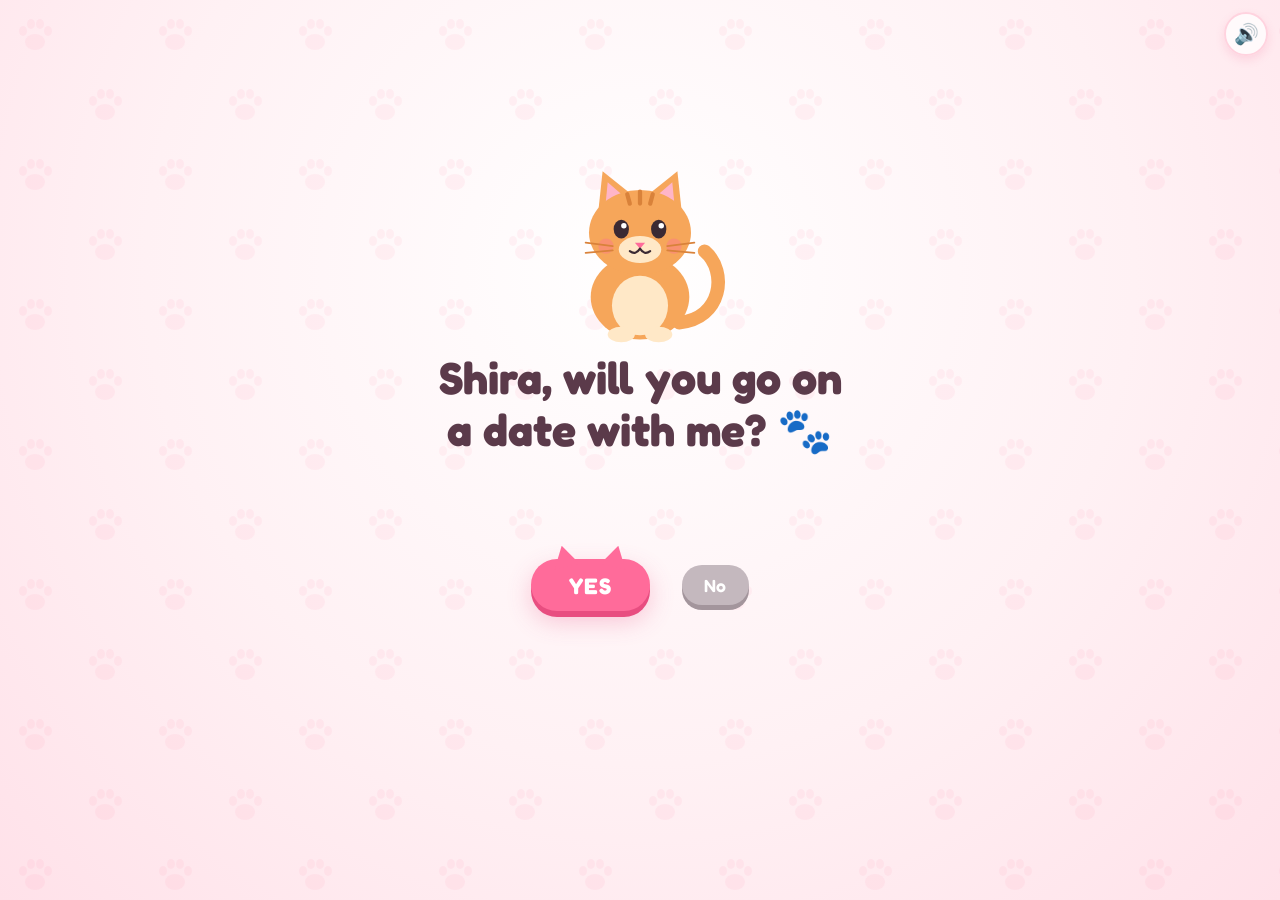
<file: index.html>
<!doctype html>
<html lang="en">
<head>
  <meta charset="utf-8">
  <meta name="viewport" content="width=device-width, initial-scale=1">
  <meta name="robots" content="noindex, nofollow">
  <title>A question 🐾</title>
  <link rel="icon" href="data:image/svg+xml,<svg xmlns='http://www.w3.org/2000/svg' viewBox='0 0 100 100'><text y='.9em' font-size='90'>🐱</text></svg>">
  <link rel="preconnect" href="https://fonts.googleapis.com">
  <link rel="preconnect" href="https://fonts.gstatic.com" crossorigin>
  <link rel="stylesheet" href="https://fonts.googleapis.com/css2?family=Fredoka:wght@400;500;600;700&display=swap">
  <link rel="stylesheet" href="styles.css">
</head>
<body data-screen="question">
  <main id="app">
    <section id="screen-question" class="screen">
      <div id="mochi" class="mochi-spot"></div>
      <h1 id="question-title"></h1>
      <p id="yay-sub" class="sub" hidden></p>
      <div class="buttons">
        <button id="yes-btn" class="yes-btn" type="button"></button>
        <button id="no-btn" class="no-btn" type="button"></button>
      </div>
      <p id="caption" class="caption" aria-live="polite"></p>
    </section>

    <section id="screen-dates" class="screen" hidden>
      <h2 id="dates-title"></h2>
      <div id="date-cards" class="date-cards"></div>
    </section>

    <section id="screen-days" class="screen" hidden>
      <h2 id="days-title"></h2>
      <div id="day-cards" class="day-cards"></div>
    </section>

    <section id="screen-ticket" class="screen" hidden>
      <div id="ticket"></div>
      <p id="ticket-note" class="sub ticket-note"></p>
      <button id="change-pick" class="link-btn" type="button"></button>
    </section>
  </main>

  <div id="stage"></div>
  <div id="rain"></div>
  <button id="sound-btn" class="sound-btn" type="button" aria-label="Sound"></button>

  <script src="js/config.js"></script>
  <script src="js/cats.js"></script>
  <script src="js/geometry.js"></script>
  <script src="js/fx.js"></script>
  <script src="js/sfx.js"></script>
  <script src="js/escalation.js"></script>
  <script src="js/notify.js"></script>
  <script src="js/visitor.js"></script>
  <script src="js/no-button.js"></script>
  <script src="js/celebration.js"></script>
  <script src="js/date-picker.js"></script>
  <script src="js/main.js"></script>
</body>
</html>
</file>
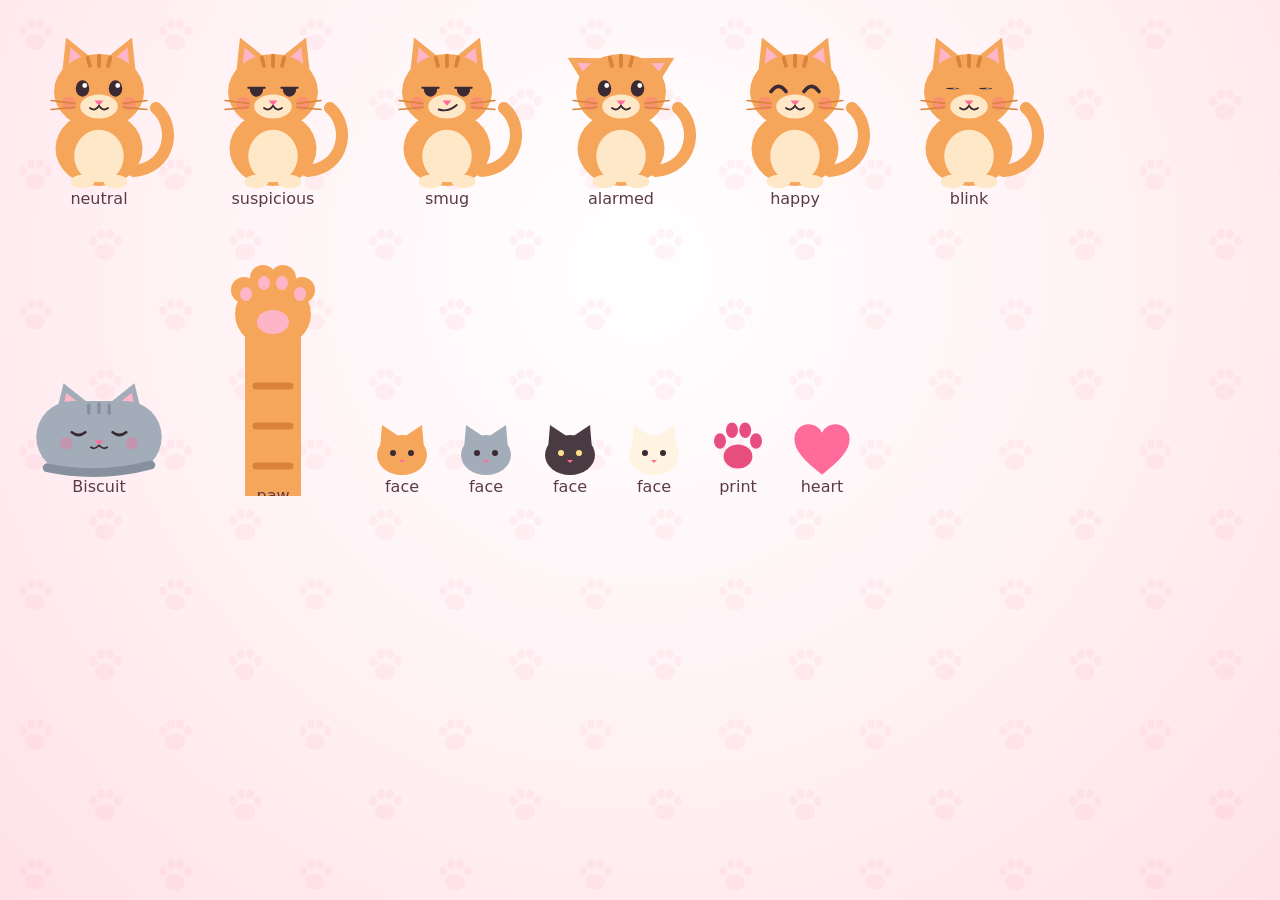
<file: tests/gallery.html>
<!doctype html>
<html lang="en">
<head>
  <meta charset="utf-8">
  <title>Cat gallery</title>
  <link rel="stylesheet" href="../styles.css">
  <style>
    .row { display: flex; flex-wrap: wrap; gap: 24px; padding: 24px; align-items: flex-end; }
    .cell { width: 150px; text-align: center; font-family: var(--font); }
    .cell svg { display: block; width: 100%; height: auto; }
    .paw-cell { height: 240px; overflow: hidden; }
    .paw-cell svg { width: 90px; overflow: visible; margin: 10px auto 0; }
    .small { width: 60px; }
  </style>
</head>
<body>
  <div class="row" id="moods"></div>
  <div class="row" id="others"></div>
  <script src="../js/cats.js"></script>
  <script>
    const add = (rowId, markup, label, cls = "cell") => {
      const cell = document.createElement("div");
      cell.className = cls;
      cell.innerHTML = `${markup}<div>${label}</div>`;
      document.getElementById(rowId).appendChild(cell);
      return cell.querySelector("svg");
    };
    ["", "suspicious", "smug", "alarmed", "happy"].forEach((mood) => {
      add("moods", App.cats.mochi(), mood || "neutral").dataset.mood = mood;
    });
    add("moods", App.cats.mochi(), "blink").classList.add("blink");
    add("others", App.cats.biscuit(), "Biscuit");
    add("others", App.cats.paw(), "paw", "cell paw-cell");
    App.cats.FUR.forEach(([fur, eye]) => add("others", App.cats.catFace(fur, eye), "face", "cell small"));
    add("others", App.cats.pawPrint("#e84d80"), "print", "cell small");
    add("others", App.cats.heart("#ff6b9a"), "heart", "cell small");
  </script>
</body>
</html>
</file>
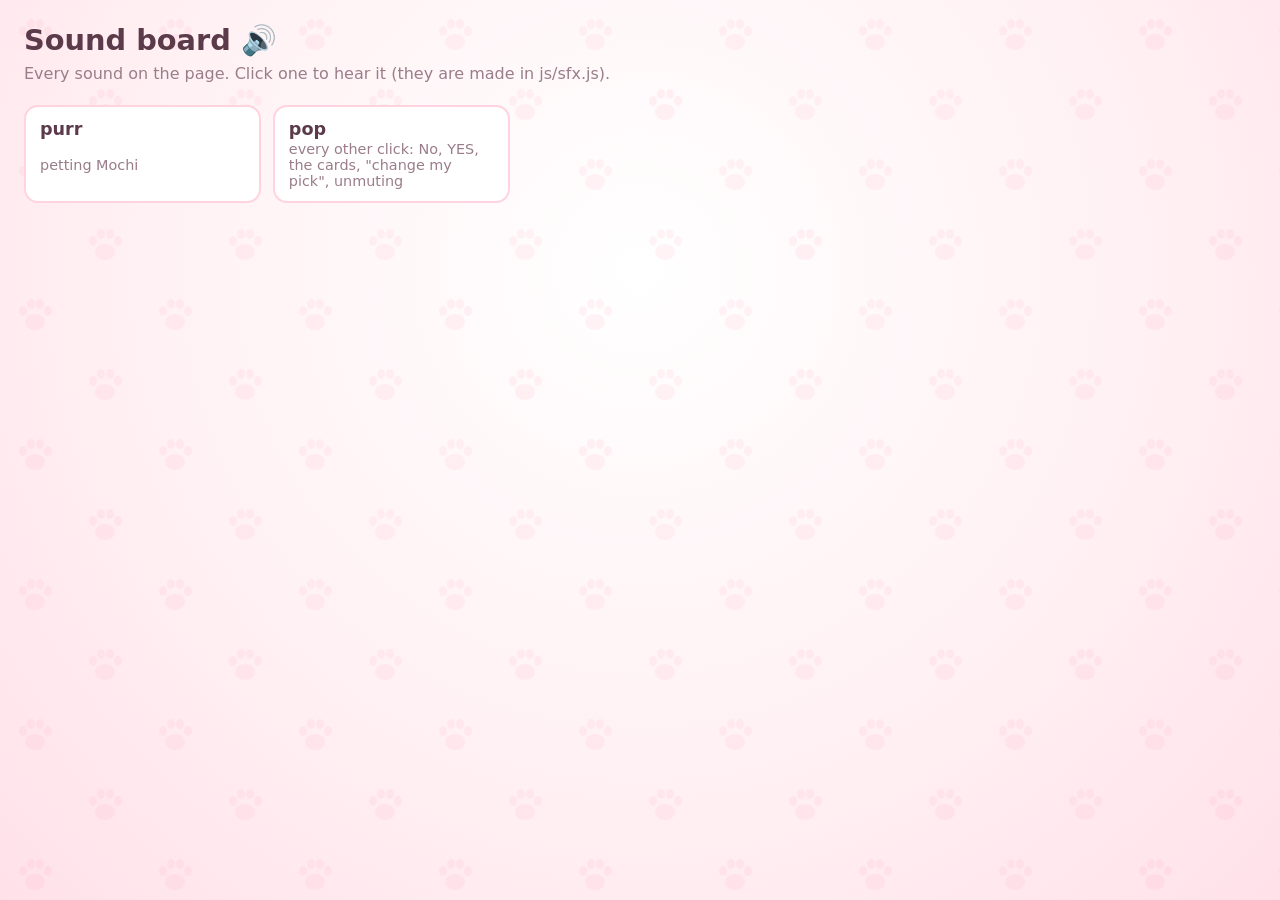
<file: tests/sounds.html>
<!doctype html>
<html lang="en">
<head>
  <meta charset="utf-8">
  <title>Sound board</title>
  <link rel="stylesheet" href="../styles.css">
  <style>
    body { padding: 24px; font-family: var(--font); }
    h1 { max-width: none; margin-bottom: 0.4rem; font-size: 1.8rem; }
    p { margin: 0 0 1.4rem; color: var(--muted); }
    .board { display: grid; grid-template-columns: repeat(auto-fill, minmax(200px, 1fr)); gap: 12px; }
    .board button {
      display: grid; gap: 2px; padding: 12px 14px; text-align: left; color: var(--ink);
      background: #fff; border: 2px solid var(--pink-soft); border-radius: 14px;
    }
    .board button:hover { border-color: var(--pink); }
    .board b { font-size: 1.1rem; }
    .board span { font-size: 0.9rem; color: var(--muted); }
  </style>
</head>
<body>
  <h1>Sound board 🔊</h1>
  <p>Every sound on the page. Click one to hear it (they are made in js/sfx.js).</p>
  <div class="board" id="board"></div>
  <script src="../js/sfx.js"></script>
  <script>
    const WHERE = {
      purr: "petting Mochi", pop: "every other click: No, YES, the cards, \"change my pick\", unmuting",
    };
    const sfx = App.createSfx({ storage: null }); // ignores the page's mute button
    const board = document.getElementById("board");
    sfx.names.forEach((name) => {
      const btn = document.createElement("button");
      btn.type = "button";
      btn.innerHTML = "<b></b><span></span>";
      btn.querySelector("b").textContent = name;
      btn.querySelector("span").textContent = WHERE[name] || "";
      btn.addEventListener("click", () => {
        sfx.unlock();
        sfx.play(name);
      });
      board.appendChild(btn);
    });
  </script>
</body>
</html>
</file>
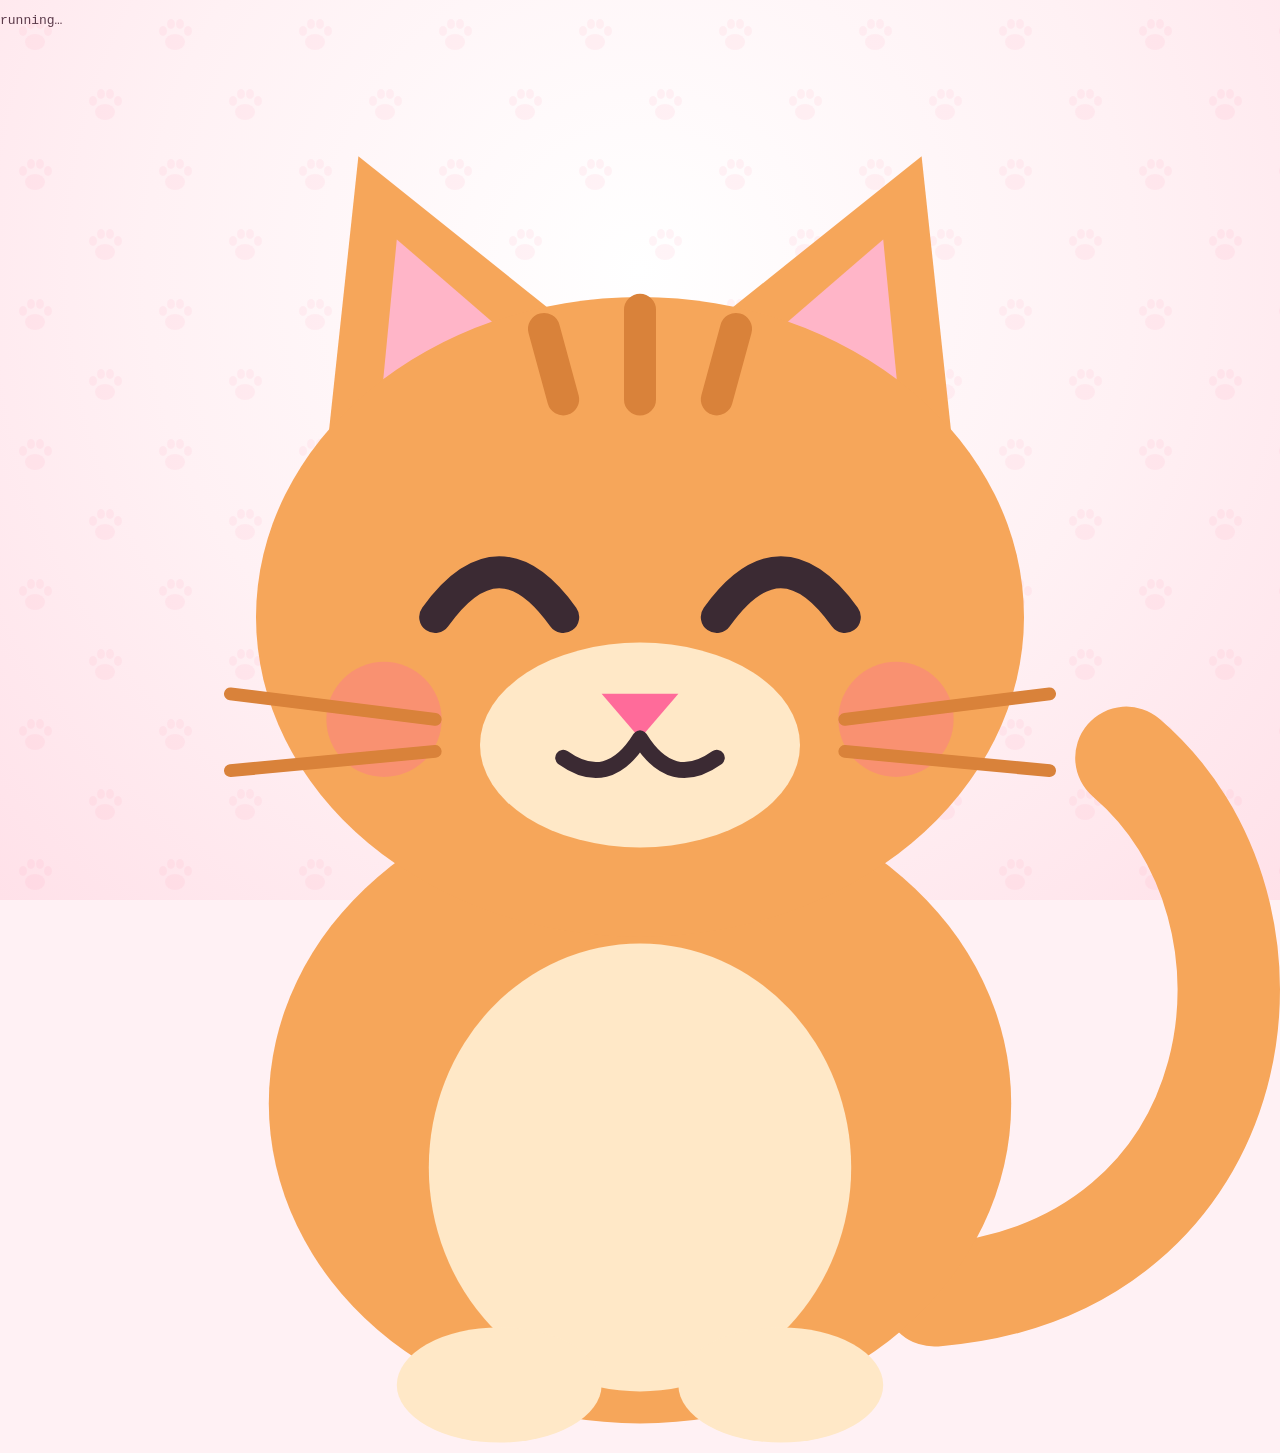
<file: tests/test.html>
<!doctype html>
<html lang="en">
<head>
  <meta charset="utf-8">
  <title>Tests</title>
  <link rel="stylesheet" href="../styles.css">
</head>
<body>
  <pre id="results">running…</pre>
  <script src="harness.js"></script>
  <script src="../js/config.js"></script>
  <script src="../js/cats.js"></script>
  <script src="../js/geometry.js"></script>
  <script src="../js/fx.js"></script>
  <script src="../js/sfx.js"></script>
  <script src="../js/escalation.js"></script>
  <script src="../js/notify.js"></script>
  <script src="../js/visitor.js"></script>
  <script src="../js/no-button.js"></script>
  <script src="../js/celebration.js"></script>
  <script src="../js/date-picker.js"></script>
  <script src="../js/main.js"></script>
  <script src="config.test.js"></script>
  <script src="geometry.test.js"></script>
  <script src="escalation.test.js"></script>
  <script src="notify.test.js"></script>
  <script src="cats.test.js"></script>
  <script src="dates.test.js"></script>
  <script src="main.test.js"></script>
  <script src="no-button.test.js"></script>
  <script src="visitor.test.js"></script>
  <script src="sfx.test.js"></script>
  <script>window.addEventListener("load", runTests);</script>
</body>
</html>
</file>
<file: styles.css>
/* ---------- base ---------- */
:root {
  --bg: #fff1f4;
  --bg-2: #ffe1e9;
  --pink: #ff6b9a;
  --pink-dark: #e84d80;
  --pink-soft: #ffd3df;
  --ink: #5b3a4a;
  --muted: #9a7d8a;
  --grey: #c4b8be;
  --grey-dark: #a3959c;
  --font: "Fredoka", "Trebuchet MS", system-ui, sans-serif;
}

* { box-sizing: border-box; }

html, body { margin: 0; }

body {
  font-family: var(--font);
  color: var(--ink);
  background-color: var(--bg);
  background-image:
    url("data:image/svg+xml,%3Csvg xmlns='http://www.w3.org/2000/svg' width='140' height='140'%3E%3Cg fill='%23ff6b9a' fill-opacity='0.08'%3E%3Cellipse cx='35' cy='42' rx='10' ry='8'/%3E%3Cellipse cx='23' cy='31' rx='4' ry='5'/%3E%3Cellipse cx='31' cy='24' rx='4' ry='5'/%3E%3Cellipse cx='40' cy='24' rx='4' ry='5'/%3E%3Cellipse cx='48' cy='31' rx='4' ry='5'/%3E%3Cellipse cx='105' cy='112' rx='10' ry='8'/%3E%3Cellipse cx='93' cy='101' rx='4' ry='5'/%3E%3Cellipse cx='101' cy='94' rx='4' ry='5'/%3E%3Cellipse cx='110' cy='94' rx='4' ry='5'/%3E%3Cellipse cx='118' cy='101' rx='4' ry='5'/%3E%3C/g%3E%3C/svg%3E"),
    radial-gradient(circle at 50% 30%, #fff 0%, var(--bg) 55%, var(--bg-2) 100%);
  background-attachment: fixed;
  overflow-x: hidden;
}

#app { min-height: 100vh; min-height: 100dvh; display: flex; }

.screen {
  flex: 1;
  display: flex;
  flex-direction: column;
  align-items: center;
  justify-content: center;
  gap: 0.6rem;
  padding: 24px 16px;
  text-align: center;
  animation: screen-in 0.5s ease-out;
}
.screen[hidden] { display: none; }
@keyframes screen-in { from { opacity: 0; } to { opacity: 1; } }

h1, h2 { margin: 0; font-weight: 700; line-height: 1.15; text-wrap: balance; }
h1 { font-size: clamp(1.7rem, 4.5vw, 2.8rem); max-width: 20ch; }
h2 { font-size: clamp(1.4rem, 3.6vw, 2.2rem); max-width: 24ch; margin-bottom: 1rem; }
.sub { margin: 0; font-size: 1.15rem; color: var(--muted); }

.mochi-spot { width: 170px; cursor: pointer; -webkit-tap-highlight-color: transparent; }

/* ---------- buttons ---------- */
button {
  font-family: inherit;
  cursor: pointer;
  touch-action: manipulation;
  -webkit-tap-highlight-color: transparent;
}
button:focus-visible { outline: 3px dashed var(--pink-dark); outline-offset: 4px; }

.buttons {
  display: flex;
  align-items: center;
  justify-content: center;
  gap: 2rem;
  width: 100%;
  min-height: 240px; /* room for YES at 2.6x, ears included */
}

.yes-btn {
  position: relative;
  z-index: 1;
  font-size: 1.4rem;
  font-weight: 700;
  letter-spacing: 0.04em;
  padding: 0.55em 1.7em;
  color: #fff;
  background: var(--pink);
  border: none;
  border-radius: 999px;
  box-shadow: 0 6px 0 var(--pink-dark), 0 10px 24px rgba(232, 77, 128, 0.3);
  scale: var(--yes-scale, 1);
  transition: scale 0.55s cubic-bezier(0.34, 1.56, 0.64, 1), filter 0.2s;
}
.yes-btn:hover { filter: brightness(1.06); }
.yes-btn:active { translate: 0 3px; box-shadow: 0 3px 0 var(--pink-dark); }
.yes-btn::before,
.yes-btn::after { /* cat ears */
  content: "";
  position: absolute;
  top: -14px;
  width: 26px;
  height: 22px;
  background: var(--pink);
  clip-path: polygon(50% 0, 100% 100%, 0 100%);
  transform-origin: 50% 100%;
}
.yes-btn::before { left: 20%; rotate: -14deg; }
.yes-btn::after { right: 20%; rotate: 14deg; }

.no-btn {
  font-size: calc(1.1rem * var(--no-size, 1));
  font-weight: 600;
  padding: 0.55em 1.3em;
  color: #fff;
  background: var(--grey);
  border: none;
  border-radius: 999px;
  box-shadow: 0 5px 0 var(--grey-dark);
  white-space: nowrap;
}

.caption {
  min-height: 1.6em;
  margin: 0;
  font-size: 1.15rem;
  font-weight: 500;
  color: var(--pink-dark);
}
.caption.show { animation: caption-in 0.4s cubic-bezier(0.34, 1.56, 0.64, 1); }
@keyframes caption-in { from { opacity: 0; transform: translateY(8px) scale(0.9); } }

@media (max-width: 600px) {
  .mochi-spot { width: 130px; }
  .buttons { gap: 1.2rem; min-height: 220px; }
}

/* ---------- cats ---------- */
.mochi-spot svg { display: block; width: 100%; height: auto; overflow: visible; }

.cat .ear,
.cat .tail,
.cat .eyes-open { transform-box: fill-box; }

.cat .ear { transform-origin: 50% 100%; transition: transform 0.2s ease; }
.cat[data-mood="alarmed"] .ear-l { transform: rotate(-38deg) translateY(6px); }
.cat[data-mood="alarmed"] .ear-r { transform: rotate(38deg) translateY(6px); }

.cat .eyes-open { transform-origin: 50% 50%; transition: transform 0.07s; }
.cat.blink .eyes-open { transform: scaleY(0.1); }

.cat .tail { transform-origin: 0% 100%; animation: swish 2.6s ease-in-out infinite alternate; }
.cat.tail-fast .tail { animation-duration: 0.8s; }
@keyframes swish { from { transform: rotate(-10deg); } to { transform: rotate(12deg); } }

.cat .lids,
.cat .eyes-happy,
.cat .mouth-smug { display: none; }
.cat[data-mood="suspicious"] .lids,
.cat[data-mood="smug"] .lids { display: inline; }
.cat[data-mood="smug"] .mouth { display: none; }
.cat[data-mood="smug"] .mouth-smug { display: inline; }
.cat[data-mood="happy"] .eyes-open { display: none; }
.cat[data-mood="happy"] .eyes-happy { display: inline; }

/* ---------- stage and effects ---------- */
#stage,
#rain { position: fixed; inset: 0; pointer-events: none; overflow: hidden; }
#stage { z-index: 10; }
#rain { z-index: 20; }
#stage > * { position: absolute; }
body:not([data-screen="question"]) #stage { display: none; }

.no-btn.loose { position: absolute; z-index: 2; margin: 0; pointer-events: auto; }
.no-btn.carried { z-index: 3; pointer-events: none; }

.paw-wrap { width: 90px; height: 220px; z-index: 4; transform-origin: 45px 0; }
.paw-wrap svg {
  display: block;
  width: 90px;
  height: 220px;
  overflow: visible;
  filter: drop-shadow(0 4px 6px rgba(91, 58, 74, 0.25));
}
.paw-wrap.peeking svg { transform-origin: 45px 0; animation: paw-wiggle 0.45s ease-in-out infinite alternate; }
@keyframes paw-wiggle { from { transform: rotate(-9deg); } to { transform: rotate(9deg); } }

.bubble {
  z-index: 5;
  translate: -50% -100%;
  padding: 0.35em 0.8em;
  border-radius: 16px;
  background: #fff;
  color: var(--ink);
  font-size: 1.1rem;
  font-weight: 600;
  white-space: nowrap;
  box-shadow: 0 4px 14px rgba(91, 58, 74, 0.18);
  animation: bubble-in 0.3s cubic-bezier(0.34, 1.56, 0.64, 1);
}
.bubble::after {
  content: "";
  position: absolute;
  left: 22%;
  bottom: -9px;
  border: 10px solid transparent;
  border-top-color: #fff;
  border-bottom: 0;
}
@keyframes bubble-in { from { transform: scale(0); opacity: 0; } }

.burst {
  z-index: 5;
  translate: -50% -50%;
  rotate: -8deg;
  padding: 0.2em 0.55em;
  font-size: 1.5rem;
  font-weight: 700;
  color: var(--pink-dark);
  background: #fff6a8;
  border: 3px solid var(--pink-dark);
  border-radius: 12px;
  white-space: nowrap;
  animation: burst 0.75s ease-out forwards;
}
@keyframes burst {
  0% { transform: scale(0.3); opacity: 0; }
  25% { transform: scale(1.15); opacity: 1; }
  70% { transform: scale(1); opacity: 1; }
  100% { transform: scale(1) translateY(-14px); opacity: 0; }
}

.trail-print { width: 18px; z-index: 1; translate: -50% -50%; animation: fade-out 1s ease-in forwards; }
.float-heart { width: 26px; z-index: 5; translate: -50% -50%; animation: float-up 1.4s ease-out forwards; }
.trail-print svg,
.float-heart svg { display: block; width: 100%; height: auto; }
@keyframes fade-out { from { opacity: 0.9; } to { opacity: 0; } }
@keyframes float-up {
  from { opacity: 1; transform: translateY(0) scale(0.6); }
  to { opacity: 0; transform: translateY(-90px) scale(1.1); }
}

/* ---------- Biscuit, walker, bitten ---------- */
.biscuit-wrap { z-index: 3; transform-origin: 50% 100%; }
.biscuit-wrap svg,
.walker svg { display: block; width: 100%; height: auto; overflow: visible; }
.biscuit-wrap svg { filter: drop-shadow(0 6px 8px rgba(91, 58, 74, 0.2)); }

.zzz { position: absolute; right: 10%; top: -4px; display: none; font-weight: 700; color: var(--muted); }
.biscuit-wrap.sleeping .zzz { display: block; }
.zzz span { position: absolute; opacity: 0; animation: zzz 2.4s ease-out infinite; }
.zzz span:nth-child(2) { animation-delay: 0.8s; font-size: 1.2em; }
.zzz span:nth-child(3) { animation-delay: 1.6s; font-size: 1.4em; }
@keyframes zzz {
  0% { opacity: 0; transform: translate(0, 0); }
  30% { opacity: 1; }
  100% { opacity: 0; transform: translate(18px, -40px); }
}

.walker { z-index: 3; }
.walker-body { position: relative; animation: trot 0.28s ease-in-out infinite alternate; }
@keyframes trot {
  from { transform: translateY(0) rotate(-3deg); }
  to { transform: translateY(-7px) rotate(3deg); }
}

.no-btn.bitten {
  background: var(--pink);
  box-shadow: none;
  mask:
    radial-gradient(circle 12px at calc(100% - 2px) 2px, #0000 95%, #000 100%),
    radial-gradient(circle 9px at calc(100% - 24px) -3px, #0000 95%, #000 100%),
    radial-gradient(circle 8px at 14px calc(100% + 2px), #0000 95%, #000 100%);
  mask-composite: intersect;
}

.yes-btn.ears-wiggle::before { animation: ear-wiggle-l 0.5s ease-in-out infinite alternate; }
.yes-btn.ears-wiggle::after { animation: ear-wiggle-r 0.5s ease-in-out infinite alternate; }
@keyframes ear-wiggle-l { to { rotate: -30deg; } }
@keyframes ear-wiggle-r { to { rotate: 30deg; } }

/* ---------- sound toggle ---------- */
.sound-btn {
  position: fixed;
  top: 12px;
  right: 12px;
  z-index: 30;
  width: 44px;
  height: 44px;
  padding: 0;
  font-size: 1.25rem;
  line-height: 1;
  background: rgba(255, 255, 255, 0.75);
  border: 2px solid var(--pink-soft);
  border-radius: 50%;
  box-shadow: 0 4px 10px rgba(232, 77, 128, 0.15);
  transition: background 0.2s, transform 0.2s;
}
.sound-btn:hover { background: #fff; transform: scale(1.08); }

/* ---------- celebration ---------- */
.yes-btn.pop-away,
.no-btn.pop-away { animation: pop-away 0.4s ease-in forwards; pointer-events: none; }
@keyframes pop-away {
  40% { transform: scale(1.25); opacity: 1; }
  100% { transform: scale(0); opacity: 0; }
}

.hop { animation: hop 0.5s ease-in-out infinite alternate; }
@keyframes hop { from { transform: translateY(0); } to { transform: translateY(-18px); } }

.rain-item { position: absolute; top: -70px; animation: rain var(--dur) var(--delay) linear both; }
.rain-item svg { display: block; width: 100%; height: auto; }
@keyframes rain {
  from { transform: translateY(0) rotate(0deg); }
  to { transform: translateY(calc(100vh + 140px)) rotate(var(--spin)); }
}

/* ---------- date picker ---------- */
.date-cards {
  display: flex;
  flex-wrap: wrap;
  justify-content: center;
  gap: 1.6rem 1.2rem;
  width: min(1180px, 100%);
}
.date-card {
  flex: 1 1 190px;
  max-width: 220px;
  position: relative;
  display: flex;
  flex-direction: column;
  align-items: center;
  gap: 0.35rem;
  padding: 1.4rem 1rem 1.2rem;
  color: var(--ink);
  background: #fff;
  border: 3px solid var(--pink-soft);
  border-radius: 22px;
  box-shadow: 0 8px 20px rgba(232, 77, 128, 0.12);
  transition: transform 0.2s ease, box-shadow 0.2s ease, border-color 0.2s;
}
.date-card:hover { transform: rotate(-2deg) translateY(-4px); box-shadow: 0 14px 26px rgba(232, 77, 128, 0.2); }
.date-card:nth-child(even):hover { transform: rotate(2deg) translateY(-4px); }
.card-ears::before,
.card-ears::after {
  content: "";
  position: absolute;
  top: -21px;
  width: 30px;
  height: 24px;
  background: var(--pink-soft);
  clip-path: polygon(50% 0, 100% 100%, 0 100%);
  transform-origin: 50% 100%;
  transform: scaleY(0);
  transition: transform 0.2s cubic-bezier(0.34, 1.56, 0.64, 1);
}
.card-ears::before { left: 22%; }
.card-ears::after { right: 22%; }
.date-card:hover .card-ears::before,
.date-card:hover .card-ears::after { transform: scaleY(1); }
.card-emoji { font-size: 2.4rem; }
.card-title { font-size: 1.25rem; font-weight: 700; }
.card-blurb { font-size: 0.95rem; color: var(--muted); }
.card-stamp { position: absolute; right: 10px; bottom: 8px; width: 46px; opacity: 0; transform: scale(2.2) rotate(-20deg); }
.card-stamp svg { display: block; width: 100%; }
.date-card.stamped { border-color: var(--pink); }
.date-card.stamped .card-stamp { animation: stamp 0.35s ease-in forwards; }
@keyframes stamp { to { opacity: 0.9; transform: scale(1) rotate(-12deg); } }

/* ---------- ticket ---------- */
#ticket { width: min(440px, 100%); filter: drop-shadow(0 12px 22px rgba(232, 77, 128, 0.22)); }
.ticket {
  position: relative;
  display: grid;
  gap: 0.55rem;
  padding: 1.6rem 2rem 1.4rem;
  text-align: left;
  background: #fff;
  border: 3px dashed var(--pink);
  border-radius: 18px;
  mask:
    radial-gradient(circle 14px at 0 50%, #0000 98%, #000 100%),
    radial-gradient(circle 14px at 100% 50%, #0000 98%, #000 100%);
  mask-composite: intersect;
  animation: ticket-in 0.6s cubic-bezier(0.34, 1.56, 0.64, 1);
}
@keyframes ticket-in { from { transform: translateY(30px) scale(0.9); opacity: 0; } }
.ticket-head {
  display: flex;
  flex-wrap: wrap;
  justify-content: space-between;
  gap: 0.4rem;
  font-weight: 700;
  letter-spacing: 0.06em;
  color: var(--pink-dark);
}
.ticket-admit { font-weight: 500; letter-spacing: 0; color: var(--muted); }
.ticket-names { font-size: 1.9rem; font-weight: 700; }
.ticket-plan { font-size: 1.2rem; }
.ticket-approved { color: var(--muted); }
.ticket-stamp { position: absolute; right: 26px; bottom: 16px; width: 64px; rotate: -14deg; opacity: 0.85; animation: stamp-in 0.4s 0.5s ease-in both; }
.ticket-stamp svg { display: block; width: 100%; }
@keyframes stamp-in { from { transform: scale(2.4); opacity: 0; } }
.ticket-note { max-width: 30ch; margin-top: 1rem; }
.link-btn { padding: 0.4rem; font-size: 1rem; color: var(--pink-dark); background: none; border: none; text-decoration: underline; }

@media (max-width: 600px) {
  .date-card { max-width: none; }
}

/* ---------- day picker ---------- */
.day-cards {
  display: grid;
  grid-template-columns: repeat(7, minmax(0, 1fr));
  gap: 1.6rem 0.8rem;
  width: min(760px, 100%);
}
.day-card { max-width: none; gap: 0; padding: 0.7rem 0.3rem 0.8rem; }
.day-name { font-size: 0.95rem; font-weight: 600; color: var(--pink-dark); }
.day-num { font-size: 2rem; font-weight: 700; line-height: 1.1; }
.day-month { font-size: 0.9rem; color: var(--muted); }
.day-card .card-stamp { width: 30px; right: 4px; bottom: 4px; }
.day-card .card-ears::before,
.day-card .card-ears::after { top: -13px; width: 18px; height: 15px; }
.ticket-when { font-size: 1.2rem; }

@media (max-width: 600px) {
  .day-cards { grid-template-columns: repeat(4, minmax(0, 1fr)); gap: 1.2rem 0.6rem; }
}
</file>
